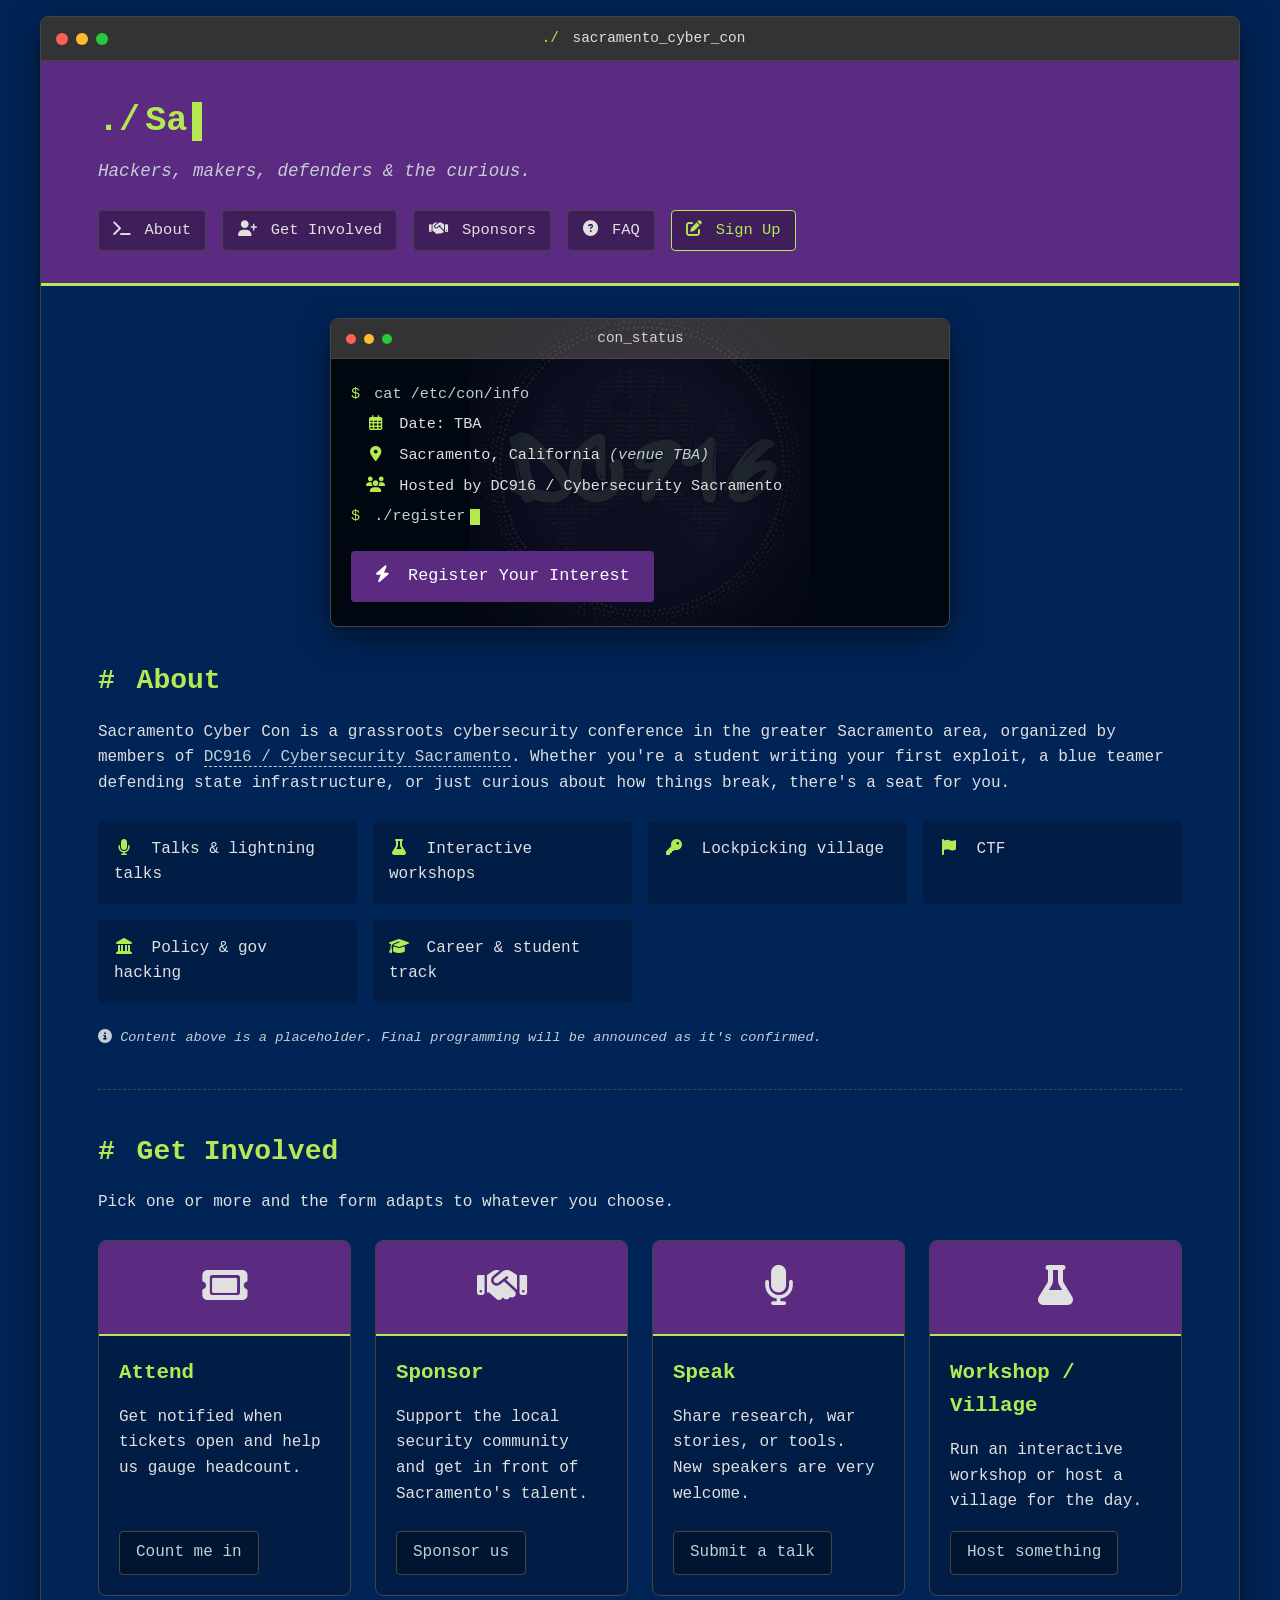
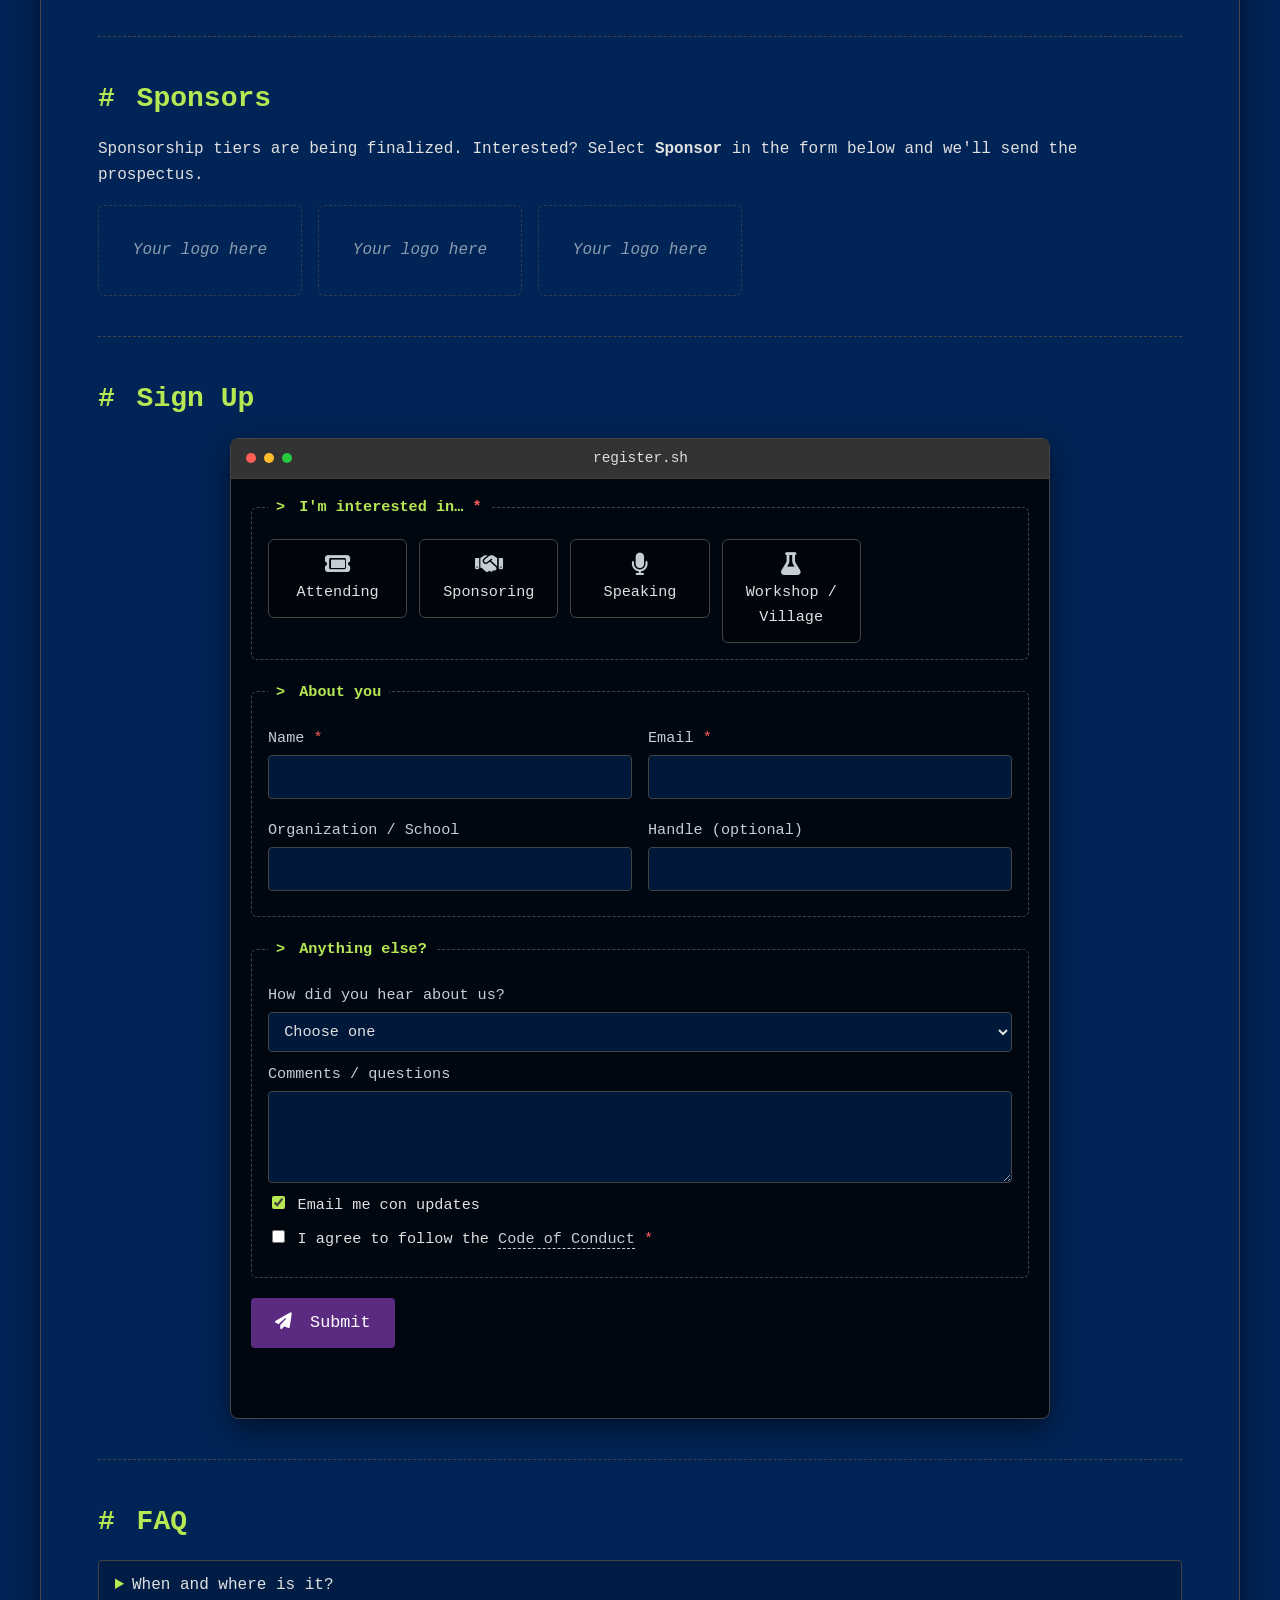
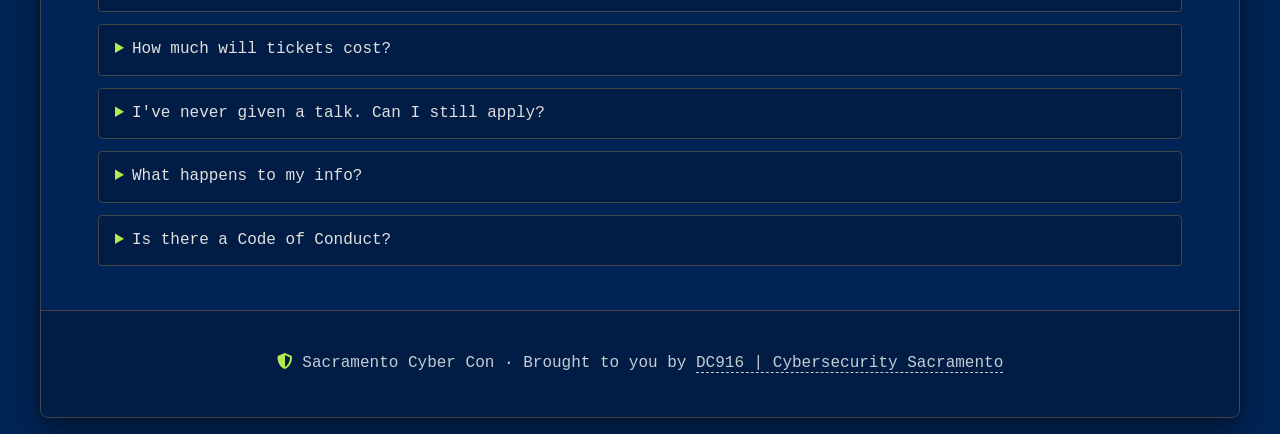
<file: index.html>
<!DOCTYPE html>
<html lang="en-US">
<head>
  <meta charset="utf-8">
  <meta name="viewport" content="width=device-width, initial-scale=1">
  <!-- GitHub Pages can't set response headers, so the CSP is delivered via meta.
       connect-src must allow both Google hosts: Apps Script redirects the POST response. -->
  <meta http-equiv="Content-Security-Policy" content="default-src 'none'; script-src 'self'; style-src 'self' https://cdnjs.cloudflare.com https://fonts.googleapis.com; font-src https://cdnjs.cloudflare.com https://fonts.gstatic.com; img-src 'self' data:; connect-src https://script.google.com https://script.googleusercontent.com; form-action 'none'; base-uri 'none'">
  <meta name="referrer" content="strict-origin-when-cross-origin">
  <title>Sacramento Cyber Con</title>
  <meta name="description" content="Sacramento Cyber Con: a community cybersecurity conference in Sacramento, CA, brought to you by DC916 / Cybersecurity Sacramento.">
  <meta property="og:title" content="Sacramento Cyber Con">
  <meta property="og:description" content="A community cybersecurity conference in Sacramento, CA. Attend, sponsor, speak, or run a workshop or village.">
  <meta property="og:image" content="assets/images/dc916_with_defcon_ascii.png">
  <meta property="og:type" content="website">
  <link rel="icon" href="data:image/svg+xml,<svg xmlns='http://www.w3.org/2000/svg' viewBox='0 0 32 32'><rect width='32' height='32' rx='6' fill='%23012456'/><text x='4' y='23' font-family='monospace' font-size='18' font-weight='bold' fill='%23b5e853'>&gt;_</text></svg>">

  <link rel="stylesheet" href="https://cdnjs.cloudflare.com/ajax/libs/font-awesome/6.5.2/css/all.min.css" integrity="sha512-SnH5WK+bZxgPHs44uWIX+LLJAJ9/2PkPKZ5QiAj6Ta86w+fsb2TkcmfRyVX3pBnMFcV7oQPJkl9QevSCWr3W6A==" crossorigin="anonymous" referrerpolicy="no-referrer">
  <link rel="preconnect" href="https://fonts.googleapis.com">
  <link rel="preconnect" href="https://fonts.gstatic.com" crossorigin>
  <link href="https://fonts.googleapis.com/css2?family=Fira+Code:wght@400;500;600&family=VT323&display=swap" rel="stylesheet">
  <link rel="stylesheet" href="assets/css/style.css">
</head>
<body>
  <div class="terminal-container">
    <div class="terminal-header" aria-hidden="true">
      <div class="terminal-controls">
        <span class="control close"></span>
        <span class="control minimize"></span>
        <span class="control maximize"></span>
      </div>
      <div class="terminal-title"><span class="prompt">./</span> sacramento_cyber_con</div>
    </div>

    <div class="terminal-body">
      <header>
        <div class="container">
          <a id="a-title" href="#top">
            <h1><span class="prompt">./</span><span class="console-effect">Sacramento Cyber Con</span></h1>
          </a>
          <h2>Hackers, makers, defenders &amp; the curious.</h2>
          <nav class="main-nav" aria-label="Main">
            <ul>
              <li><a href="#about"><i class="fas fa-terminal"></i> About</a></li>
              <li><a href="#get-involved"><i class="fas fa-user-plus"></i> Get Involved</a></li>
              <li><a href="#sponsors"><i class="fas fa-handshake"></i> Sponsors</a></li>
              <li><a href="#faq"><i class="fas fa-circle-question"></i> FAQ</a></li>
              <li><a href="#signup" class="nav-cta"><i class="fas fa-pen-to-square"></i> Sign Up</a></li>
            </ul>
          </nav>
        </div>
      </header>

      <main class="container" id="top">
        <!-- Hero -->
        <section class="banner-container">
          <div class="terminal-window hero-window">
            <div class="terminal-header">
              <div class="terminal-controls">
                <span class="control close"></span>
                <span class="control minimize"></span>
                <span class="control maximize"></span>
              </div>
              <div class="terminal-title">con_status</div>
            </div>
            <div class="terminal-content">
              <p><span class="prompt">$</span> <span class="command">cat /etc/con/info</span></p>
              <p class="response"><i class="far fa-calendar-alt"></i> <span id="event-date">Date: TBA</span></p>
              <p class="response"><i class="fas fa-map-marker-alt"></i> Sacramento, California <span class="tbd">(venue TBA)</span></p>
              <p class="response"><i class="fas fa-users"></i> Hosted by DC916 / Cybersecurity Sacramento</p>
              <p id="countdown-line" hidden><span class="prompt">$</span> <span class="command">./countdown</span><br>
                <span class="response countdown" id="countdown"></span></p>
              <p><span class="prompt">$</span> <span class="command">./register</span><span class="cursor"></span></p>
              <a href="#signup" class="cta-button"><i class="fas fa-bolt"></i> Register Your Interest</a>
            </div>
          </div>
        </section>

        <!-- About -->
        <section id="about">
          <h2><span class="prompt">#</span> About</h2>
          <p>Sacramento Cyber Con is a grassroots cybersecurity conference in the greater Sacramento area, organized by members of
            <a href="https://dc916.com" target="_blank" rel="noopener">DC916 / Cybersecurity Sacramento</a>. Whether you're a student
            writing your first exploit, a blue teamer defending state infrastructure, or just curious about how things break, there's a seat for you.</p>
          <div class="interests-container">
            <div class="interest-item"><i class="fas fa-microphone"></i> Talks &amp; lightning talks</div>
            <div class="interest-item"><i class="fas fa-flask"></i> Interactive workshops</div>
            <div class="interest-item"><i class="fas fa-key"></i> Lockpicking village</div>
            <div class="interest-item"><i class="fas fa-flag"></i> CTF</div>
            <!-- <div class="interest-item"><i class="fas fa-microchip"></i> Badge &amp; hardware hacking</div> -->
            <!-- <div class="interest-item"><i class="fas fa-industry"></i> ICS / AgHacking</div> -->
            <div class="interest-item"><i class="fas fa-landmark"></i> Policy &amp; gov hacking</div>
            <div class="interest-item"><i class="fas fa-graduation-cap"></i> Career &amp; student track</div>
          </div>
          <p class="tbd-note"><i class="fas fa-circle-info"></i> Content above is a placeholder. Final programming will be announced as it's confirmed.</p>
        </section>

        <hr>

        <!-- Get involved -->
        <section id="get-involved">
          <h2><span class="prompt">#</span> Get Involved</h2>
          <p>Pick one or more and the form adapts to whatever you choose.</p>
          <div class="directory-container">
            <article class="directory-card">
              <div class="directory-icon"><i class="fas fa-ticket"></i></div>
              <div class="directory-content">
                <h3>Attend</h3>
                <p>Get notified when tickets open and help us gauge headcount.</p>
                <a href="#signup" class="directory-link" data-role-link="attend">Count me in</a>
              </div>
            </article>
            <article class="directory-card">
              <div class="directory-icon"><i class="fas fa-handshake"></i></div>
              <div class="directory-content">
                <h3>Sponsor</h3>
                <p>Support the local security community and get in front of Sacramento's talent.</p>
                <a href="#signup" class="directory-link" data-role-link="sponsor">Sponsor us</a>
              </div>
            </article>
            <article class="directory-card">
              <div class="directory-icon"><i class="fas fa-microphone"></i></div>
              <div class="directory-content">
                <h3>Speak</h3>
                <p>Share research, war stories, or tools. New speakers are very welcome.</p>
                <a href="#signup" class="directory-link" data-role-link="speak">Submit a talk</a>
              </div>
            </article>
            <article class="directory-card">
              <div class="directory-icon"><i class="fas fa-flask"></i></div>
              <div class="directory-content">
                <h3>Workshop / Village</h3>
                <p>Run an interactive workshop or host a village for the day.</p>
                <a href="#signup" class="directory-link" data-role-link="workshop">Host something</a>
              </div>
            </article>
          </div>
        </section>

        <hr>

        <!-- Sponsors -->
        <section id="sponsors">
          <h2><span class="prompt">#</span> Sponsors</h2>
          <p>Sponsorship tiers are being finalized. Interested? Select <strong>Sponsor</strong> in the form below and we'll send the prospectus.</p>
          <div class="sponsor-grid">
            <div class="sponsor-slot">Your logo here</div>
            <div class="sponsor-slot">Your logo here</div>
            <div class="sponsor-slot">Your logo here</div>
          </div>
        </section>

        <hr>

        <!-- Sign-up form -->
        <section id="signup">
          <h2><span class="prompt">#</span> Sign Up</h2>
          <div class="terminal-window form-window">
            <div class="terminal-header">
              <div class="terminal-controls">
                <span class="control close"></span>
                <span class="control minimize"></span>
                <span class="control maximize"></span>
              </div>
              <div class="terminal-title">register.sh</div>
            </div>

            <form id="signup-form" class="terminal-content" novalidate>
              <p id="demo-banner" class="demo-banner" hidden>
                <i class="fas fa-flask"></i> Demo mode: no Sheet endpoint is configured, so submissions are only logged to the browser console.
              </p>

              <!-- Honeypot: real users never see or fill this -->
              <div class="hp" aria-hidden="true">
                <label>Leave this empty <input type="text" name="website_url" tabindex="-1" autocomplete="off"></label>
              </div>

              <fieldset class="roles">
                <legend><span class="prompt">&gt;</span> I'm interested in… <span class="req">*</span></legend>
                <div class="role-grid">
                  <label class="role-option"><input type="checkbox" name="roles" value="attend"><span><i class="fas fa-ticket"></i> Attending</span></label>
                  <label class="role-option"><input type="checkbox" name="roles" value="sponsor"><span><i class="fas fa-handshake"></i> Sponsoring</span></label>
                  <label class="role-option"><input type="checkbox" name="roles" value="speak"><span><i class="fas fa-microphone"></i> Speaking</span></label>
                  <label class="role-option"><input type="checkbox" name="roles" value="workshop"><span><i class="fas fa-flask"></i> Workshop / Village</span></label>
                </div>
                <p class="field-error" id="roles-error" role="alert" hidden>Pick at least one.</p>
              </fieldset>

              <fieldset>
                <legend><span class="prompt">&gt;</span> About you</legend>
                <div class="field-row">
                  <div class="field"><label>Name <span class="req">*</span><input type="text" name="name" required autocomplete="name" maxlength="200"></label></div>
                  <div class="field"><label>Email <span class="req">*</span><input type="email" name="email" required autocomplete="email" maxlength="200"></label></div>
                </div>
                <div class="field-row">
                  <div class="field"><label>Organization / School <input type="text" name="organization" autocomplete="organization" maxlength="200"></label></div>
                  <div class="field"><label>Handle (optional) <input type="text" name="handle" maxlength="100"></label></div>
                </div>
              </fieldset>

              <!-- Attend -->
              <fieldset class="role-section" data-role="attend" hidden disabled>
                <legend><span class="prompt">&gt;</span> Attending</legend>
                <div class="field-row">
                  <div class="field"><label>I'd describe myself as
                    <select name="attend_type">
                      <option value="">Choose one</option>
                      <option>Student</option>
                      <option>Security professional</option>
                      <option>IT / Dev (not security)</option>
                      <option>Hobbyist / Curious</option>
                      <option>Other</option>
                    </select>
                  </label></div>
                  <div class="field"><label>Group size (incl. you)
                    <input type="number" name="attend_group_size" min="1" max="50" value="1">
                  </label></div>
                </div>
                <label class="check"><input type="checkbox" name="attend_volunteer" value="yes"> I'd be interested in volunteering</label>
              </fieldset>

              <!-- Sponsor -->
              <fieldset class="role-section" data-role="sponsor" hidden disabled>
                <legend><span class="prompt">&gt;</span> Sponsoring</legend>
                <div class="field-row">
                  <div class="field"><label>Company <span class="req">*</span><input type="text" name="sponsor_company" required maxlength="200"></label></div>
                  <div class="field"><label>Website <input type="url" name="sponsor_website" placeholder="https://" maxlength="300"></label></div>
                </div>
                <div class="field-row">
                  <div class="field"><label>Level of interest
                    <select name="sponsor_tier">
                      <option value="">Not sure yet</option>
                      <option>Community</option>
                      <option>Bronze</option>
                      <option>Silver</option>
                      <option>Gold</option>
                      <option>Donated goods or services (venue, food, swag, etc.)</option>
                    </select>
                  </label></div>
                  <div class="field"><label>Phone (optional) <input type="tel" name="sponsor_phone" autocomplete="tel" maxlength="40"></label></div>
                </div>
              </fieldset>

              <!-- Speak -->
              <fieldset class="role-section" data-role="speak" hidden disabled>
                <legend><span class="prompt">&gt;</span> Speaking</legend>
                <div class="field-row">
                  <div class="field"><label>Talk title <span class="req">*</span><input type="text" name="speak_title" required maxlength="200"></label></div>
                  <div class="field"><label>Format
                    <select name="speak_length">
                      <option>Full talk (~45 min)</option>
                      <option>Short talk (~20 min)</option>
                      <option>Lightning talk (5 min)</option>
                    </select>
                  </label></div>
                </div>
                <label>Abstract <span class="req">*</span>
                  <textarea name="speak_abstract" rows="5" required maxlength="3000" placeholder="What will attendees learn?"></textarea>
                </label>
                <div class="field-row">
                  <div class="field"><label>Audience level
                    <select name="speak_level">
                      <option>Beginner</option>
                      <option>Intermediate</option>
                      <option>Advanced</option>
                    </select>
                  </label></div>
                  <div class="field"><label>Previous talks / links (optional) <input type="text" name="speak_links" maxlength="500"></label></div>
                </div>
                <label class="check"><input type="checkbox" name="speak_first_time" value="yes"> This would be my first talk</label>
              </fieldset>

              <!-- Workshop / Village -->
              <fieldset class="role-section" data-role="workshop" hidden disabled>
                <legend><span class="prompt">&gt;</span> Workshop / Village</legend>
                <div class="field-row">
                  <div class="field"><label>Type
                    <select name="workshop_type">
                      <option>Workshop</option>
                      <option>Village</option>
                    </select>
                  </label></div>
                  <div class="field"><label>Name / Title <span class="req">*</span><input type="text" name="workshop_title" required maxlength="200"></label></div>
                </div>
                <label>Description <span class="req">*</span>
                  <textarea name="workshop_description" rows="4" required maxlength="3000"></textarea>
                </label>
                <div class="field-row">
                  <div class="field"><label>Expected capacity (people) <input type="number" name="workshop_capacity" min="1" max="1000"></label></div>
                  <div class="field"><label>Duration
                    <select name="workshop_duration">
                      <option>1 hour</option>
                      <option>2 hours</option>
                      <option>Half day</option>
                      <option>Full day</option>
                    </select>
                  </label></div>
                </div>
                <label>Space / power / network needs
                  <input type="text" name="workshop_needs" maxlength="500" placeholder="e.g. 6 tables, power strips, isolated network">
                </label>
              </fieldset>

              <fieldset>
                <legend><span class="prompt">&gt;</span> Anything else?</legend>
                <label>How did you hear about us?
                  <select name="referral">
                    <option value="">Choose one</option>
                    <option>DC916 meeting / Discord</option>
                    <option>Social media</option>
                    <option>Friend or coworker</option>
                    <option>School / club</option>
                    <option>Other</option>
                  </select>
                </label>
                <label>Comments / questions <textarea name="comments" rows="3" maxlength="2000"></textarea></label>
                <label class="check"><input type="checkbox" name="updates_opt_in" value="yes" checked> Email me con updates</label>
                <label class="check"><input type="checkbox" name="coc_agree" value="yes" required> <span>I agree to follow the <a href="https://dc916.com/CoC" target="_blank" rel="noopener">Code of Conduct</a> <span class="req">*</span></span></label>
              </fieldset>

              <button type="submit" class="cta-button submit-button"><i class="fas fa-paper-plane"></i> Submit</button>
              <p id="form-status" class="form-status" role="status" aria-live="polite"></p>
            </form>
          </div>
        </section>

        <hr>

        <!-- FAQ -->
        <section id="faq">
          <h2><span class="prompt">#</span> FAQ</h2>
          <details>
            <summary>When and where is it?</summary>
            <p>Date and venue are still being finalized. Sign up above and we'll email you as soon as they're locked in.</p>
          </details>
          <details>
            <summary>How much will tickets cost?</summary>
            <p>We aim to keep it affordable, with discounted student tickets. Pricing will be announced with registration.</p>
          </details>
          <details>
            <summary>I've never given a talk. Can I still apply?</summary>
            <p>Absolutely. Tick "This would be my first talk" and we'll pair you with a mentor to help you prepare.</p>
          </details>
          <details>
            <summary>What happens to my info?</summary>
            <p>It's stored in a private spreadsheet only the organizers can access, used only to plan the con and contact you about it. We never sell or share it.</p>
          </details>
          <details>
            <summary>Is there a Code of Conduct?</summary>
            <p>Yes. The con follows the <a href="https://dc916.com/CoC" target="_blank" rel="noopener">DC916 Code of Conduct</a>.</p>
          </details>
        </section>
      </main>

      <footer>
        <div class="container">
          <p><i class="fas fa-shield-alt"></i> Sacramento Cyber Con · Brought to you by <a href="https://dc916.com" target="_blank" rel="noopener">DC916 | Cybersecurity Sacramento</a></p>
        </div>
      </footer>
    </div>
  </div>

  <script src="config.js"></script>
  <script src="assets/js/main.js"></script>
</body>
</html>
</file>
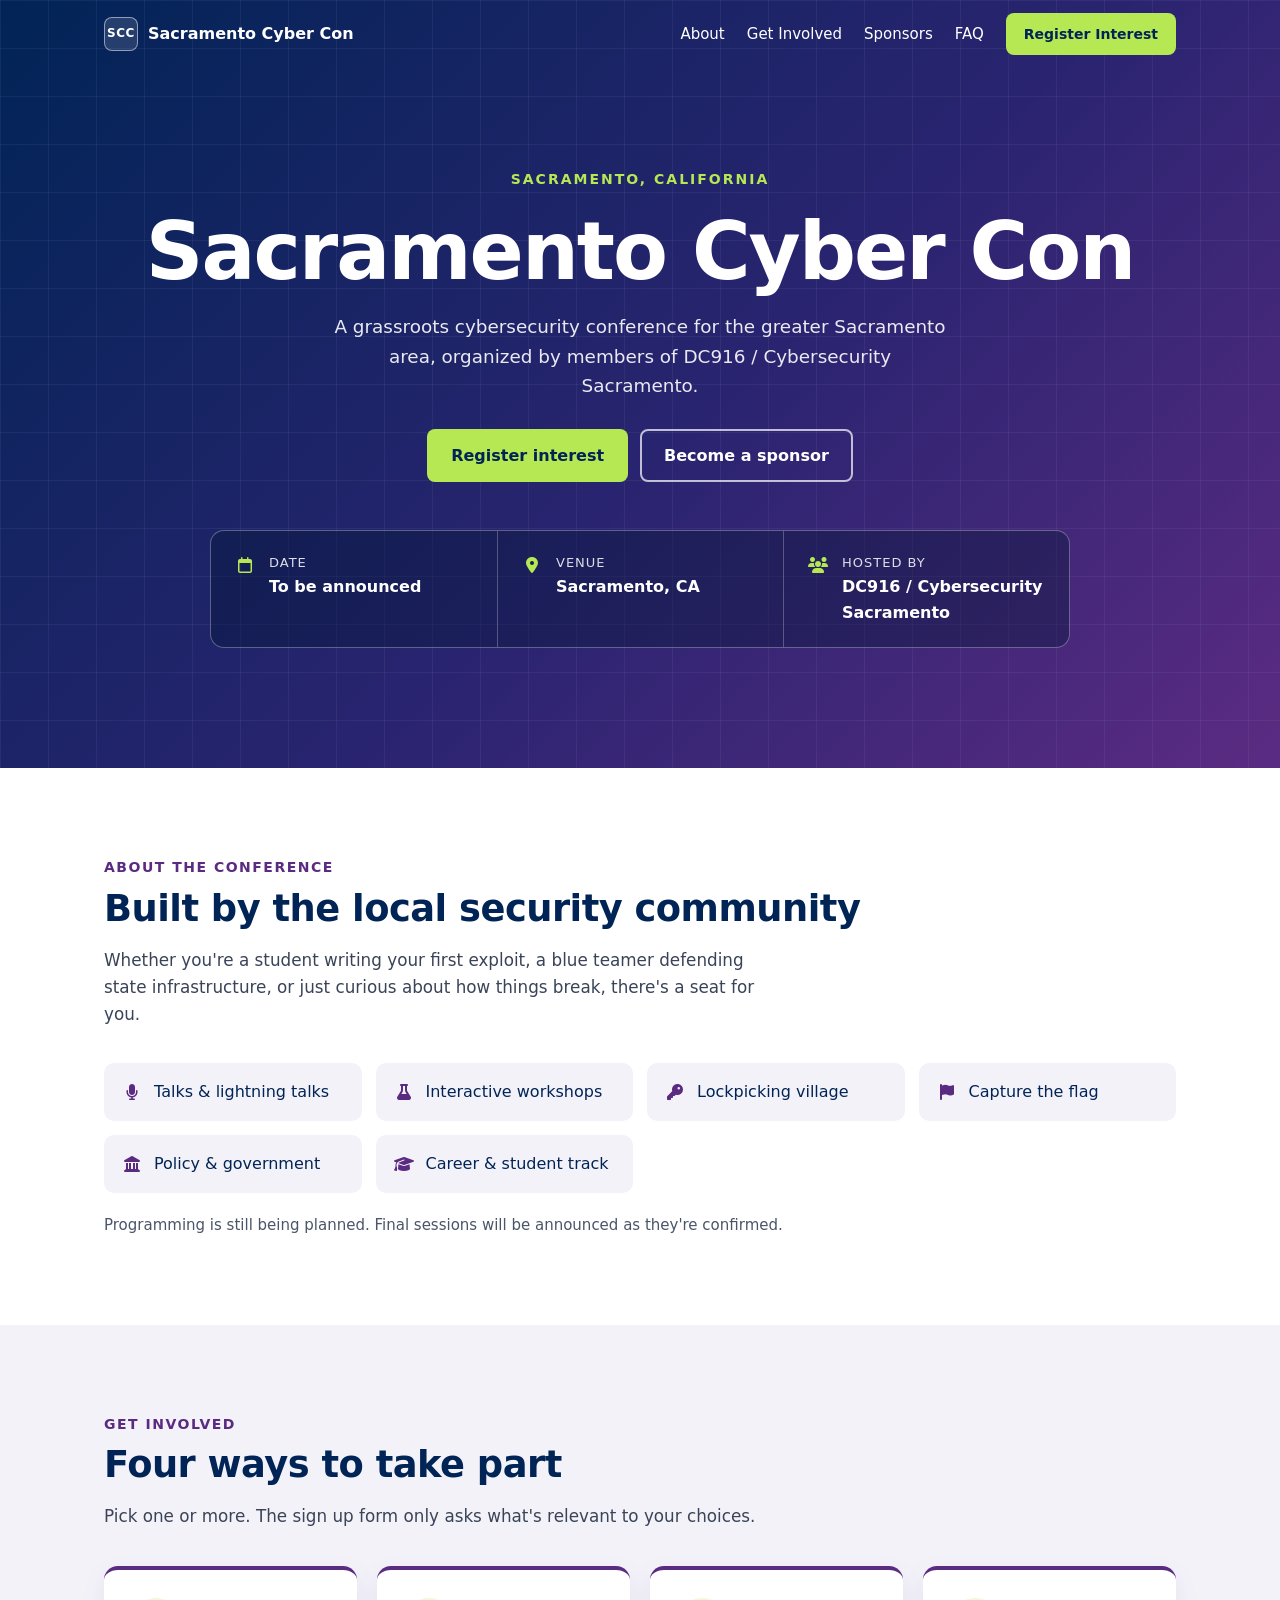
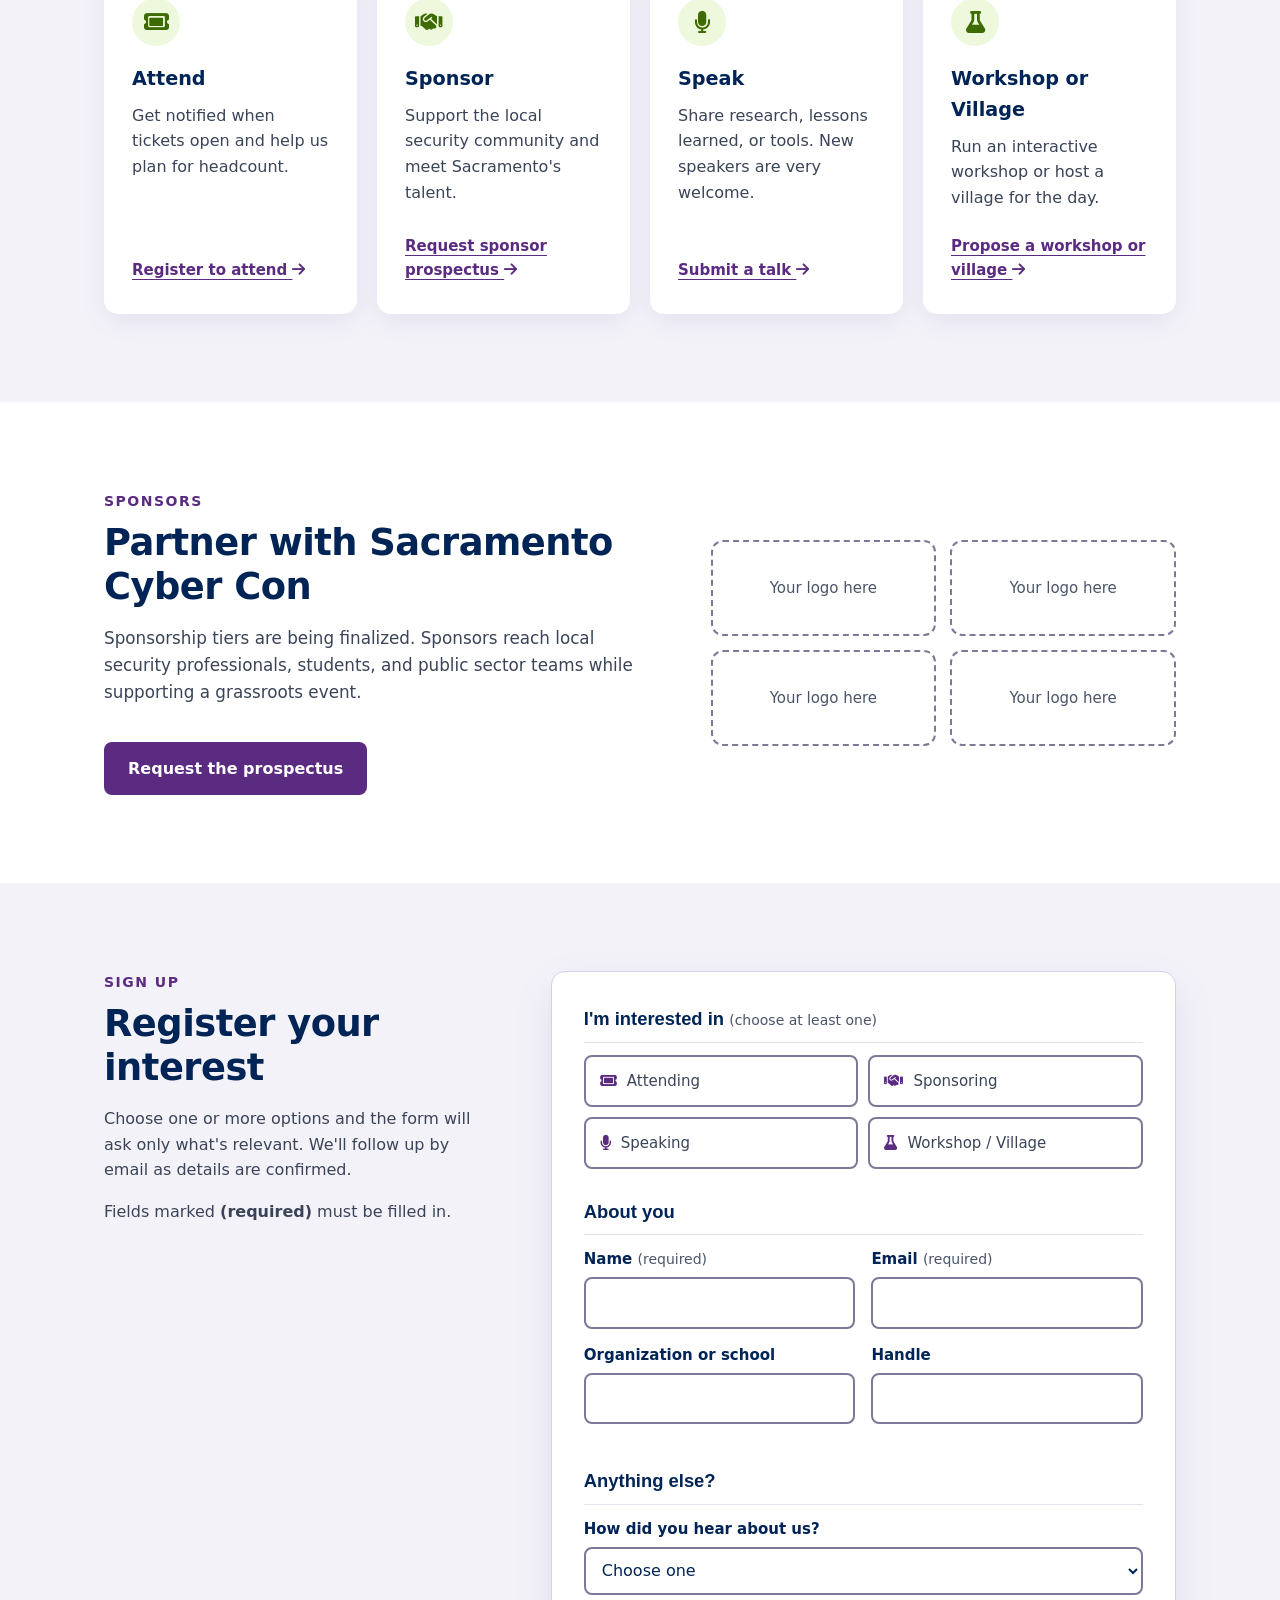
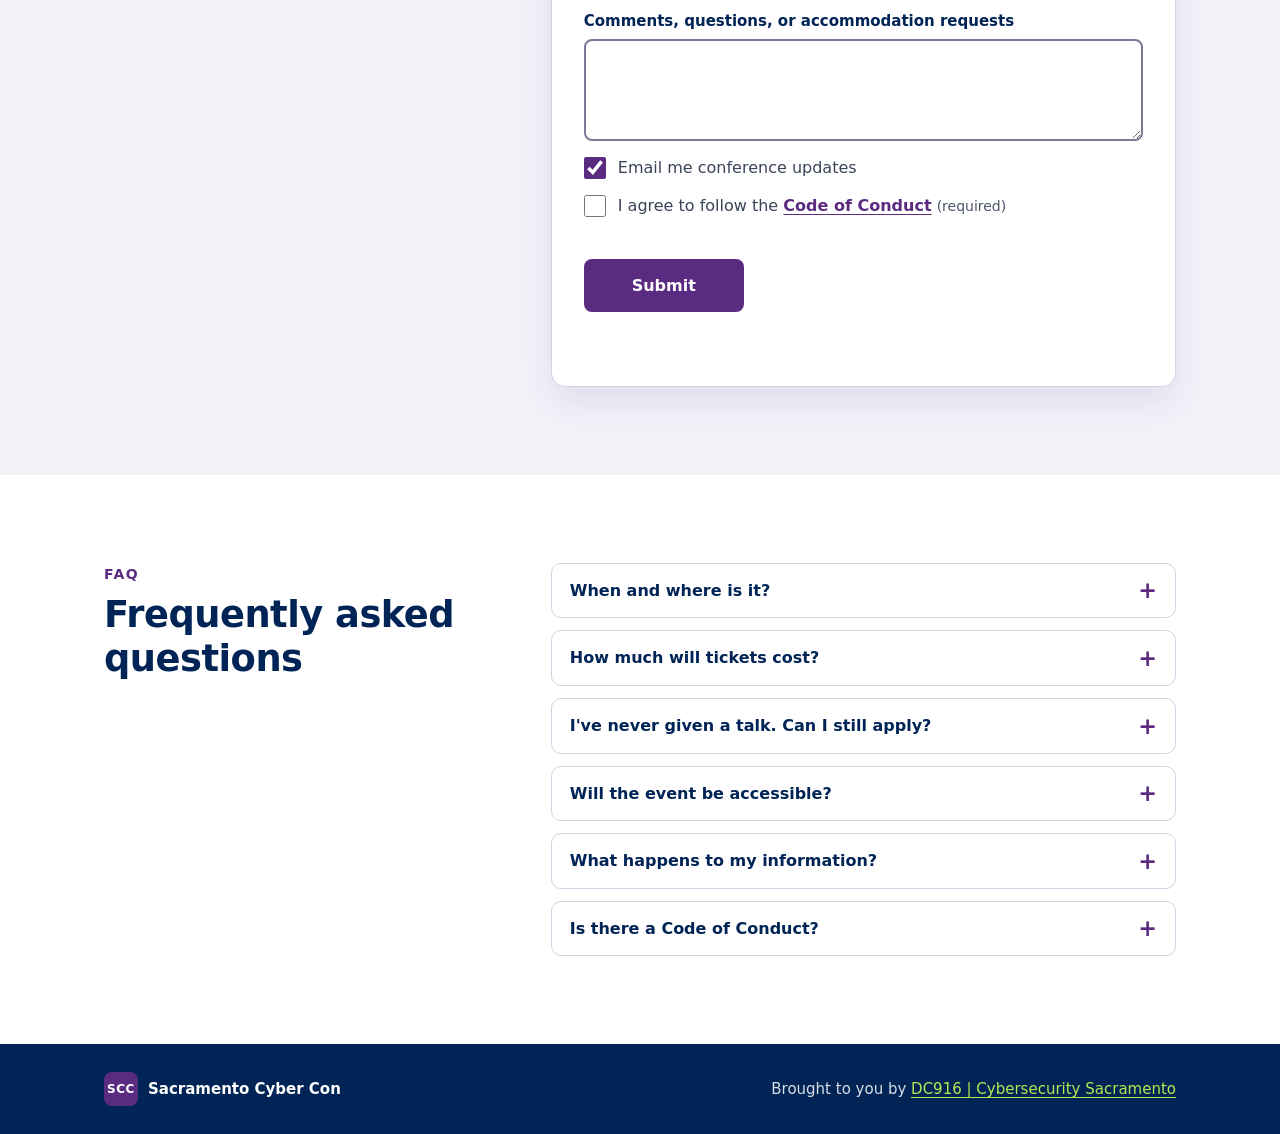
<file: pro/index.html>
<!DOCTYPE html>
<html lang="en-US">
<head>
  <meta charset="utf-8">
  <meta name="viewport" content="width=device-width, initial-scale=1">
  <!-- Same policy as the main site. GitHub Pages can't set headers, so it's delivered via meta. -->
  <meta http-equiv="Content-Security-Policy" content="default-src 'none'; script-src 'self'; style-src 'self' https://cdnjs.cloudflare.com https://fonts.googleapis.com; font-src https://cdnjs.cloudflare.com https://fonts.gstatic.com; img-src 'self' data:; connect-src https://script.google.com https://script.googleusercontent.com; form-action 'none'; base-uri 'none'">
  <meta name="referrer" content="strict-origin-when-cross-origin">
  <title>Sacramento Cyber Con</title>
  <meta name="description" content="Sacramento Cyber Con: a grassroots cybersecurity conference in Sacramento, CA, organized by members of DC916 / Cybersecurity Sacramento.">
  <meta property="og:title" content="Sacramento Cyber Con">
  <meta property="og:description" content="A grassroots cybersecurity conference in Sacramento, CA. Attend, sponsor, speak, or run a workshop or village.">
  <meta property="og:type" content="website">
  <link rel="icon" href="data:image/svg+xml,<svg xmlns='http://www.w3.org/2000/svg' viewBox='0 0 32 32'><rect width='32' height='32' rx='7' fill='%235B2B82'/><text x='16' y='21' text-anchor='middle' font-family='sans-serif' font-size='11' font-weight='bold' fill='%23ffffff'>SCC</text></svg>">

  <link rel="stylesheet" href="https://cdnjs.cloudflare.com/ajax/libs/font-awesome/6.5.2/css/all.min.css" integrity="sha512-SnH5WK+bZxgPHs44uWIX+LLJAJ9/2PkPKZ5QiAj6Ta86w+fsb2TkcmfRyVX3pBnMFcV7oQPJkl9QevSCWr3W6A==" crossorigin="anonymous" referrerpolicy="no-referrer">
  <link rel="preconnect" href="https://fonts.googleapis.com">
  <link rel="preconnect" href="https://fonts.gstatic.com" crossorigin>
  <link href="https://fonts.googleapis.com/css2?family=Space+Grotesk:wght@500;600;700&family=Inter:wght@400;500;600&display=swap" rel="stylesheet">
  <link rel="stylesheet" href="pro.css">
</head>
<body>
  <a class="skip" href="#main">Skip to main content</a>

  <header class="nav">
    <div class="wrap nav-inner">
      <a class="brand" href="#main"><span class="mark" aria-hidden="true">SCC</span><span>Sacramento Cyber Con</span></a>
      <nav class="links" aria-label="Main">
        <a href="#about">About</a>
        <a href="#involved">Get Involved</a>
        <a href="#sponsors">Sponsors</a>
        <a href="#faq">FAQ</a>
        <a class="btn btn-primary btn-sm" href="#signup">Register Interest</a>
      </nav>
    </div>
  </header>

  <main id="main" tabindex="-1">
    <section class="hero" aria-labelledby="hero-title">
      <div class="wrap hero-inner">
        <div class="hero-copy">
          <p class="eyebrow">Sacramento, California</p>
          <h1 id="hero-title">Sacramento Cyber Con</h1>
          <p class="lede">A grassroots cybersecurity conference for the greater Sacramento area, organized by members of DC916 / Cybersecurity Sacramento.</p>
          <div class="actions">
            <a class="btn btn-primary" href="#signup">Register interest</a>
            <a class="btn btn-ghost" href="#sponsors">Become a sponsor</a>
          </div>
        </div>
        <dl class="hero-card">
          <div class="fact"><dt><i class="far fa-calendar" aria-hidden="true"></i>Date</dt><dd id="event-date">To be announced</dd></div>
          <div class="fact"><dt><i class="fas fa-location-dot" aria-hidden="true"></i>Venue</dt><dd>Sacramento, CA</dd></div>
          <div class="fact"><dt><i class="fas fa-users" aria-hidden="true"></i>Hosted by</dt><dd>DC916 / Cybersecurity Sacramento</dd></div>
        </dl>
        <p id="countdown-line" class="countdown" hidden><span class="visually-hidden">Time until the event: </span><span id="countdown"></span></p>
      </div>
    </section>

    <section id="about" class="section" aria-labelledby="about-title">
      <div class="wrap">
        <p class="kicker">About the conference</p>
        <h2 id="about-title">Built by the local security community</h2>
        <p class="section-lede">Whether you're a student writing your first exploit, a blue teamer defending state infrastructure, or just curious about how things break, there's a seat for you.</p>
        <ul class="tracks">
          <li class="track"><i class="fas fa-microphone" aria-hidden="true"></i><span>Talks &amp; lightning talks</span></li>
          <li class="track"><i class="fas fa-flask" aria-hidden="true"></i><span>Interactive workshops</span></li>
          <li class="track"><i class="fas fa-key" aria-hidden="true"></i><span>Lockpicking village</span></li>
          <li class="track"><i class="fas fa-flag" aria-hidden="true"></i><span>Capture the flag</span></li>
          <li class="track"><i class="fas fa-landmark" aria-hidden="true"></i><span>Policy &amp; government</span></li>
          <li class="track"><i class="fas fa-graduation-cap" aria-hidden="true"></i><span>Career &amp; student track</span></li>
        </ul>
        <p class="note">Programming is still being planned. Final sessions will be announced as they're confirmed.</p>
      </div>
    </section>

    <section id="involved" class="section section-alt" aria-labelledby="involved-title">
      <div class="wrap">
        <p class="kicker">Get involved</p>
        <h2 id="involved-title">Four ways to take part</h2>
        <p class="section-lede">Pick one or more. The sign up form only asks what's relevant to your choices.</p>
        <div class="cards">
          <article class="card">
            <i class="fas fa-ticket" aria-hidden="true"></i>
            <h3>Attend</h3>
            <p>Get notified when tickets open and help us plan for headcount.</p>
            <a href="#signup" data-role-link="attend">Register to attend <i class="fas fa-arrow-right" aria-hidden="true"></i></a>
          </article>
          <article class="card">
            <i class="fas fa-handshake" aria-hidden="true"></i>
            <h3>Sponsor</h3>
            <p>Support the local security community and meet Sacramento's talent.</p>
            <a href="#signup" data-role-link="sponsor">Request sponsor prospectus <i class="fas fa-arrow-right" aria-hidden="true"></i></a>
          </article>
          <article class="card">
            <i class="fas fa-microphone" aria-hidden="true"></i>
            <h3>Speak</h3>
            <p>Share research, lessons learned, or tools. New speakers are very welcome.</p>
            <a href="#signup" data-role-link="speak">Submit a talk <i class="fas fa-arrow-right" aria-hidden="true"></i></a>
          </article>
          <article class="card">
            <i class="fas fa-flask" aria-hidden="true"></i>
            <h3>Workshop or Village</h3>
            <p>Run an interactive workshop or host a village for the day.</p>
            <a href="#signup" data-role-link="workshop">Propose a workshop or village <i class="fas fa-arrow-right" aria-hidden="true"></i></a>
          </article>
        </div>
      </div>
    </section>

    <section id="sponsors" class="section" aria-labelledby="sponsors-title">
      <div class="wrap sponsors">
        <div>
          <p class="kicker">Sponsors</p>
          <h2 id="sponsors-title">Partner with Sacramento Cyber Con</h2>
          <p class="section-lede">Sponsorship tiers are being finalized. Sponsors reach local security professionals, students, and public sector teams while supporting a grassroots event.</p>
          <a class="btn btn-purple" href="#signup" data-role-link="sponsor">Request the prospectus</a>
        </div>
        <ul class="sponsor-slots" aria-label="Sponsor placements">
          <li>Your logo here</li>
          <li>Your logo here</li>
          <li>Your logo here</li>
          <li>Your logo here</li>
        </ul>
      </div>
    </section>

    <section id="signup" class="section section-alt" aria-labelledby="signup-title">
      <div class="wrap form-wrap">
        <div class="form-intro">
          <p class="kicker">Sign up</p>
          <h2 id="signup-title">Register your interest</h2>
          <p>Choose one or more options and the form will ask only what's relevant. We'll follow up by email as details are confirmed.</p>
          <p>Fields marked <strong>(required)</strong> must be filled in.</p>
        </div>

        <form id="signup-form" class="form" novalidate>
          <p id="demo-banner" class="demo-banner" hidden>
            <i class="fas fa-flask" aria-hidden="true"></i> Demo mode: no Sheet endpoint is configured, so submissions are only logged to the browser console.
          </p>

          <!-- Honeypot: hidden from people and screen readers; bots fill it in -->
          <div class="hp" aria-hidden="true">
            <label for="website_url">Leave this empty</label>
            <input id="website_url" type="text" name="website_url" tabindex="-1" autocomplete="off">
          </div>

          <fieldset class="group">
            <legend>I'm interested in <span class="req">(choose at least one)</span></legend>
            <div class="roles">
              <label class="role"><input type="checkbox" name="roles" value="attend"><i class="fas fa-ticket" aria-hidden="true"></i><span>Attending</span><i class="fas fa-check tick" aria-hidden="true"></i></label>
              <label class="role"><input type="checkbox" name="roles" value="sponsor"><i class="fas fa-handshake" aria-hidden="true"></i><span>Sponsoring</span><i class="fas fa-check tick" aria-hidden="true"></i></label>
              <label class="role"><input type="checkbox" name="roles" value="speak"><i class="fas fa-microphone" aria-hidden="true"></i><span>Speaking</span><i class="fas fa-check tick" aria-hidden="true"></i></label>
              <label class="role"><input type="checkbox" name="roles" value="workshop"><i class="fas fa-flask" aria-hidden="true"></i><span>Workshop / Village</span><i class="fas fa-check tick" aria-hidden="true"></i></label>
            </div>
            <p class="field-error" id="roles-error" role="alert" hidden>Choose at least one option.</p>
          </fieldset>

          <fieldset class="group">
            <legend>About you</legend>
            <div class="row">
              <div class="field"><label for="f-name">Name <span class="req">(required)</span></label><input id="f-name" type="text" name="name" required autocomplete="name" maxlength="200"></div>
              <div class="field"><label for="f-email">Email <span class="req">(required)</span></label><input id="f-email" type="email" name="email" required autocomplete="email" maxlength="200"></div>
            </div>
            <div class="row">
              <div class="field"><label for="f-org">Organization or school</label><input id="f-org" type="text" name="organization" autocomplete="organization" maxlength="200"></div>
              <div class="field"><label for="f-handle">Handle</label><input id="f-handle" type="text" name="handle" autocomplete="nickname" maxlength="100"></div>
            </div>
          </fieldset>

          <fieldset class="group role-section" data-role="attend" hidden disabled>
            <legend>Attending</legend>
            <div class="row">
              <div class="field">
                <label for="f-attend-type">I'd describe myself as</label>
                <select id="f-attend-type" name="attend_type">
                  <option value="">Choose one</option>
                  <option>Student</option>
                  <option>Security professional</option>
                  <option>IT / Dev (not security)</option>
                  <option>Hobbyist / Curious</option>
                  <option>Other</option>
                </select>
              </div>
              <div class="field"><label for="f-group">Group size, including you</label><input id="f-group" type="number" name="attend_group_size" min="1" max="50" value="1" inputmode="numeric"></div>
            </div>
            <div class="check"><input id="f-volunteer" type="checkbox" name="attend_volunteer" value="yes"><label for="f-volunteer">I'd be interested in volunteering</label></div>
          </fieldset>

          <fieldset class="group role-section" data-role="sponsor" hidden disabled>
            <legend>Sponsoring</legend>
            <div class="row">
              <div class="field"><label for="f-company">Company <span class="req">(required)</span></label><input id="f-company" type="text" name="sponsor_company" required autocomplete="organization" maxlength="200"></div>
              <div class="field"><label for="f-website">Website</label><input id="f-website" type="url" name="sponsor_website" autocomplete="url" maxlength="300" aria-describedby="f-website-hint"><p class="hint" id="f-website-hint">Include https://</p></div>
            </div>
            <div class="row">
              <div class="field">
                <label for="f-tier">Level of interest</label>
                <select id="f-tier" name="sponsor_tier">
                  <option value="">Not sure yet</option>
                  <option>Community</option>
                  <option>Bronze</option>
                  <option>Silver</option>
                  <option>Gold</option>
                  <option>Donated goods or services (venue, food, swag, etc.)</option>
                </select>
              </div>
              <div class="field"><label for="f-phone">Phone</label><input id="f-phone" type="tel" name="sponsor_phone" autocomplete="tel" maxlength="40"></div>
            </div>
          </fieldset>

          <fieldset class="group role-section" data-role="speak" hidden disabled>
            <legend>Speaking</legend>
            <div class="row">
              <div class="field"><label for="f-talk-title">Talk title <span class="req">(required)</span></label><input id="f-talk-title" type="text" name="speak_title" required maxlength="200"></div>
              <div class="field">
                <label for="f-format">Format</label>
                <select id="f-format" name="speak_length">
                  <option>Full talk (~45 min)</option>
                  <option>Short talk (~20 min)</option>
                  <option>Lightning talk (5 min)</option>
                </select>
              </div>
            </div>
            <div class="field"><label for="f-abstract">Abstract <span class="req">(required)</span></label><textarea id="f-abstract" name="speak_abstract" rows="5" required maxlength="3000" aria-describedby="f-abstract-hint"></textarea><p class="hint" id="f-abstract-hint">What will attendees learn? A short paragraph is plenty.</p></div>
            <div class="row">
              <div class="field">
                <label for="f-level">Audience level</label>
                <select id="f-level" name="speak_level">
                  <option>Beginner</option>
                  <option>Intermediate</option>
                  <option>Advanced</option>
                </select>
              </div>
              <div class="field"><label for="f-links">Previous talks or links</label><input id="f-links" type="text" name="speak_links" maxlength="500"></div>
            </div>
            <div class="check"><input id="f-first" type="checkbox" name="speak_first_time" value="yes"><label for="f-first">This would be my first talk</label></div>
          </fieldset>

          <fieldset class="group role-section" data-role="workshop" hidden disabled>
            <legend>Workshop or village</legend>
            <div class="row">
              <div class="field">
                <label for="f-wtype">Type</label>
                <select id="f-wtype" name="workshop_type">
                  <option>Workshop</option>
                  <option>Village</option>
                </select>
              </div>
              <div class="field"><label for="f-wtitle">Name or title <span class="req">(required)</span></label><input id="f-wtitle" type="text" name="workshop_title" required maxlength="200"></div>
            </div>
            <div class="field"><label for="f-wdesc">Description <span class="req">(required)</span></label><textarea id="f-wdesc" name="workshop_description" rows="4" required maxlength="3000"></textarea></div>
            <div class="row">
              <div class="field"><label for="f-capacity">Expected capacity (people)</label><input id="f-capacity" type="number" name="workshop_capacity" min="1" max="1000" inputmode="numeric"></div>
              <div class="field">
                <label for="f-duration">Duration</label>
                <select id="f-duration" name="workshop_duration">
                  <option>1 hour</option>
                  <option>2 hours</option>
                  <option>Half day</option>
                  <option>Full day</option>
                </select>
              </div>
            </div>
            <div class="field"><label for="f-needs">Space, power, or network needs</label><input id="f-needs" type="text" name="workshop_needs" maxlength="500" aria-describedby="f-needs-hint"><p class="hint" id="f-needs-hint">For example: 6 tables, power strips, isolated network.</p></div>
          </fieldset>

          <fieldset class="group">
            <legend>Anything else?</legend>
            <div class="field">
              <label for="f-referral">How did you hear about us?</label>
              <select id="f-referral" name="referral">
                <option value="">Choose one</option>
                <option>DC916 meeting / Discord</option>
                <option>Social media</option>
                <option>Friend or coworker</option>
                <option>School / club</option>
                <option>Other</option>
              </select>
            </div>
            <div class="field"><label for="f-comments">Comments, questions, or accommodation requests</label><textarea id="f-comments" name="comments" rows="3" maxlength="2000"></textarea></div>
            <div class="check"><input id="f-updates" type="checkbox" name="updates_opt_in" value="yes" checked><label for="f-updates">Email me conference updates</label></div>
            <div class="check"><input id="f-coc" type="checkbox" name="coc_agree" value="yes" required><label for="f-coc">I agree to follow the <a href="https://dc916.com/CoC" target="_blank" rel="noopener">Code of Conduct<span class="visually-hidden"> (opens in a new tab)</span></a> <span class="req">(required)</span></label></div>
          </fieldset>

          <button type="submit" class="btn btn-purple submit">Submit</button>
          <p id="form-status" class="form-status" role="status" aria-live="polite"></p>
        </form>
      </div>
    </section>

    <section id="faq" class="section" aria-labelledby="faq-title">
      <div class="wrap faq">
        <div>
          <p class="kicker">FAQ</p>
          <h2 id="faq-title">Frequently asked questions</h2>
        </div>
        <div class="faq-list">
          <details>
            <summary>When and where is it?</summary>
            <p>Date and venue are still being finalized. Register your interest and we'll email you as soon as they're confirmed.</p>
          </details>
          <details>
            <summary>How much will tickets cost?</summary>
            <p>We aim to keep it affordable, with discounted student tickets. Pricing will be announced with registration.</p>
          </details>
          <details>
            <summary>I've never given a talk. Can I still apply?</summary>
            <p>Absolutely. Check "This would be my first talk" and we'll pair you with a mentor to help you prepare.</p>
          </details>
          <details>
            <summary>Will the event be accessible?</summary>
            <p>We're committed to an accessible event. Venue accessibility details will be posted once the venue is confirmed. If you need an accommodation, let us know in the comments field of the sign up form and we'll follow up with you.</p>
          </details>
          <details>
            <summary>What happens to my information?</summary>
            <p>It's stored in a private spreadsheet only the organizers can access, and used only to plan the conference and contact you about it. We never sell or share it.</p>
          </details>
          <details>
            <summary>Is there a Code of Conduct?</summary>
            <p>Yes. The conference follows the <a href="https://dc916.com/CoC" target="_blank" rel="noopener">DC916 Code of Conduct<span class="visually-hidden"> (opens in a new tab)</span></a>.</p>
          </details>
        </div>
      </div>
    </section>
  </main>

  <footer class="footer">
    <div class="wrap footer-inner">
      <span class="brand"><span class="mark" aria-hidden="true">SCC</span><span>Sacramento Cyber Con</span></span>
      <span>Brought to you by <a href="https://dc916.com" target="_blank" rel="noopener">DC916 | Cybersecurity Sacramento<span class="visually-hidden"> (opens in a new tab)</span></a></span>
    </div>
  </footer>

  <script src="../config.js"></script>
  <script src="../assets/js/main.js"></script>
</body>
</html>
</file>
<file: assets/css/style.css>
/* Palette and terminal chrome borrowed from dc916.com */
:root {
  --powershell-blue: #012456;
  --kings-purple: #5B2B82;
  --kings-silver: #C4CED4;
  --conifer: #b5e853;
  --terminal-text: #E0E0E0;
  --terminal-border: #444;
  --terminal-header: #333;
  --terminal-control-red: #FF5F56;
  --terminal-control-yellow: #FFBD2E;
  --terminal-control-green: #27C93F;
  --error: #ff8a80;
}

*, *::before, *::after { box-sizing: border-box; }

html { font-size: 16px; scroll-behavior: smooth; }

body {
  background: var(--powershell-blue);
  color: var(--terminal-text);
  font-family: 'Fira Code', 'Monaco', 'Consolas', monospace;
  line-height: 1.6;
  margin: 0;
}

a {
  color: var(--kings-silver);
  text-decoration: none;
  border-bottom: 1px dashed var(--kings-silver);
  transition: all 0.3s ease;
}
a:hover { color: var(--conifer); border-bottom: 1px solid var(--conifer); }

h1, h2, h3 { color: var(--conifer); font-weight: 600; margin: 1.5rem 0 1rem; }
h2 { font-size: 1.75rem; }
h3 { font-size: 1.3rem; }

hr { border: none; border-top: 1px dashed var(--terminal-border); margin: 2.5rem 0; }

section { scroll-margin-top: 1rem; }

.prompt { color: var(--conifer); margin-right: 5px; }

.container { width: 95%; max-width: 1100px; margin: 0 auto; padding: 0 0.5rem; }

main.container { padding-bottom: 2rem; }

/* Terminal chrome */
.terminal-container {
  max-width: 1200px;
  margin: 1rem auto;
  border-radius: 8px;
  overflow: hidden;
  box-shadow: 0 10px 30px rgba(0, 0, 0, 0.5);
  border: 1px solid var(--terminal-border);
}

.terminal-header {
  background: var(--terminal-header);
  padding: 10px 15px;
  display: flex;
  align-items: center;
  border-bottom: 1px solid var(--terminal-border);
}

.terminal-controls { display: flex; gap: 8px; margin-right: 15px; }
.control { width: 12px; height: 12px; border-radius: 50%; display: inline-block; }
.close { background: var(--terminal-control-red); }
.minimize { background: var(--terminal-control-yellow); }
.maximize { background: var(--terminal-control-green); }

.terminal-title { flex-grow: 1; text-align: center; font-size: 0.9rem; margin-right: 60px; }

.terminal-body { background: var(--powershell-blue); }

/* Site header */
header {
  background: var(--kings-purple);
  padding: 2rem 0;
  border-bottom: 3px solid var(--conifer);
}
header a#a-title { border: none; }
header h1 { font-size: 2.2rem; margin: 0; }
header h2 { font-size: 1.1rem; margin: 0.5rem 0 1.5rem; color: var(--kings-silver); font-style: italic; font-weight: 400; }

.main-nav ul { list-style: none; padding: 0; margin: 0; display: flex; flex-wrap: wrap; gap: 1rem; }
.main-nav a {
  display: inline-block;
  padding: 0.5rem 1rem;
  background: rgba(0, 0, 0, 0.3);
  border-radius: 4px;
  border: 1px solid var(--terminal-border);
  color: var(--terminal-text);
}
.main-nav a:hover {
  background: rgba(0, 0, 0, 0.5);
  color: var(--conifer);
  border-color: var(--conifer);
  transform: translateY(-2px);
}
.main-nav i { margin-right: 5px; }
.main-nav .nav-cta { border-color: var(--conifer); color: var(--conifer); }

.cursor {
  display: inline-block;
  width: 10px;
  height: 1.1em;
  background-color: var(--conifer);
  margin-left: 5px;
  animation: blink 1s step-end infinite;
  vertical-align: text-bottom;
}
@keyframes blink { 50% { opacity: 0; } }

/* Hero */
.banner-container { display: flex; justify-content: center; margin: 2rem 0; }

.terminal-window {
  background: rgba(0, 0, 0, 0.8);
  border-radius: 8px;
  overflow: hidden;
  border: 1px solid var(--terminal-border);
  box-shadow: 0 10px 30px rgba(0, 0, 0, 0.5);
  position: relative;
}
.terminal-window .terminal-header { padding: 8px 15px; }
.terminal-window .control { width: 10px; height: 10px; }

.hero-window { width: 100%; max-width: 620px; }
.hero-window::before {
  content: '';
  position: absolute;
  inset: 0;
  background-image: url('../images/dc916_with_defcon_ascii.png');
  background-size: 55%;
  background-position: center 60%;
  background-repeat: no-repeat;
  opacity: 0.12;
  -webkit-mask-image: radial-gradient(circle, #000 30%, transparent 70%);
  mask-image: radial-gradient(circle, #000 30%, transparent 70%);
  pointer-events: none;
}

.terminal-content { padding: 1rem 1.25rem 1.5rem; font-size: 0.95rem; position: relative; }
.terminal-content p { margin: 0.4rem 0; }
.terminal-content .command { color: var(--kings-silver); }
.terminal-content .response { margin-left: 15px; display: block; }
.terminal-content .response i { color: var(--conifer); width: 1.2em; text-align: center; margin-right: 6px; }
.countdown { font-family: 'VT323', monospace; font-size: 1.8rem; color: var(--conifer); }
.tbd { color: var(--kings-silver); font-style: italic; }

.cta-button {
  display: inline-block;
  margin-top: 1rem;
  padding: 0.75rem 1.5rem;
  background: var(--kings-purple);
  color: #fff;
  border: none;
  border-radius: 4px;
  font: inherit;
  font-size: 1.05rem;
  cursor: pointer;
  animation: pulse 2s infinite;
  transition: transform 0.3s ease, box-shadow 0.3s ease;
}
.cta-button:hover {
  transform: translateY(-3px);
  box-shadow: 0 5px 15px rgba(91, 43, 130, 0.6);
  color: #fff;
  border: none;
  animation: none;
}
.cta-button i { margin-right: 8px; }
@keyframes pulse {
  0% { box-shadow: 0 0 0 0 rgba(181, 232, 83, 0.5); }
  70% { box-shadow: 0 0 0 10px rgba(181, 232, 83, 0); }
  100% { box-shadow: 0 0 0 0 rgba(181, 232, 83, 0); }
}

/* About */
.interests-container {
  display: grid;
  grid-template-columns: repeat(auto-fill, minmax(min(220px, 100%), 1fr));
  gap: 1rem;
  margin: 1.5rem 0;
}
.interest-item {
  background: rgba(0, 0, 0, 0.2);
  padding: 1rem;
  border-radius: 4px;
  transition: all 0.3s ease;
}
.interest-item:hover { background: rgba(0, 0, 0, 0.3); transform: translateY(-3px); }
.interest-item i { color: var(--conifer); margin-right: 8px; width: 20px; text-align: center; }
.tbd-note { color: var(--kings-silver); font-size: 0.85rem; font-style: italic; }

/* Get involved cards */
.directory-container {
  display: grid;
  grid-template-columns: repeat(auto-fill, minmax(min(230px, 100%), 1fr));
  gap: 1.5rem;
  margin: 1.5rem 0;
}
.directory-card {
  background: rgba(0, 0, 0, 0.2);
  border-radius: 8px;
  overflow: hidden;
  border: 1px solid var(--terminal-border);
  transition: all 0.3s ease;
  display: flex;
  flex-direction: column;
}
.directory-card:hover {
  transform: translateY(-5px);
  box-shadow: 0 10px 20px rgba(0, 0, 0, 0.3);
  border-color: var(--conifer);
}
.directory-icon {
  background: var(--kings-purple);
  padding: 1.5rem;
  text-align: center;
  border-bottom: 2px solid var(--conifer);
}
.directory-icon i { font-size: 2.5rem; }
.directory-content { padding: 1.25rem; flex-grow: 1; display: flex; flex-direction: column; }
.directory-content h3 { margin-top: 0; }
.directory-content p { flex-grow: 1; margin-top: 0; }
.directory-link {
  display: inline-block;
  padding: 0.5rem 1rem;
  background: rgba(0, 0, 0, 0.3);
  border-radius: 4px;
  border: 1px solid var(--terminal-border);
  align-self: flex-start;
}
.directory-link:hover {
  background: rgba(0, 0, 0, 0.5);
  border: 1px solid var(--conifer);
  transform: translateY(-2px);
}

/* Sponsors */
.sponsor-grid {
  display: grid;
  grid-template-columns: repeat(auto-fill, minmax(min(200px, 100%), 1fr));
  gap: 1rem;
}
.sponsor-slot {
  border: 1px dashed var(--terminal-border);
  border-radius: 6px;
  padding: 2rem 1rem;
  text-align: center;
  color: var(--kings-silver);
  font-style: italic;
  opacity: 0.7;
}

/* Form */
.form-window { max-width: 820px; margin: 0 auto; }
#signup-form { font-size: 0.95rem; }

fieldset { border: 1px dashed var(--terminal-border); border-radius: 6px; padding: 0.75rem 1rem 1rem; margin: 0 0 1.25rem; min-width: 0; }
legend { color: var(--conifer); padding: 0 0.5rem; font-weight: 600; }
.role-section { border-color: var(--kings-purple); border-style: solid; animation: fadeIn 0.3s ease; }
@keyframes fadeIn { from { opacity: 0; transform: translateY(-6px); } to { opacity: 1; transform: none; } }

label { display: block; margin: 0.6rem 0; color: var(--kings-silver); }
label.check { display: flex; gap: 0.6rem; align-items: baseline; color: var(--terminal-text); }
.req { color: var(--terminal-control-red); }

input[type="text"], input[type="email"], input[type="url"], input[type="tel"], input[type="number"], select, textarea {
  display: block;
  width: 100%;
  margin-top: 0.3rem;
  padding: 0.55rem 0.7rem;
  background: rgba(1, 36, 86, 0.6);
  color: var(--terminal-text);
  border: 1px solid var(--terminal-border);
  border-radius: 4px;
  font: inherit;
}
input:focus, select:focus, textarea:focus { outline: none; border-color: var(--conifer); box-shadow: 0 0 0 2px rgba(181, 232, 83, 0.25); }
input[type="checkbox"] { accent-color: var(--conifer); }
textarea { resize: vertical; }
select option { background: var(--powershell-blue); }

.field-row { display: grid; grid-template-columns: 1fr 1fr; gap: 0 1rem; }

.role-grid { display: grid; grid-template-columns: repeat(auto-fill, minmax(min(130px, 100%), 1fr)); gap: 0.75rem; margin-top: 0.5rem; }
.role-option { margin: 0; cursor: pointer; }
.role-option input { position: absolute; opacity: 0; pointer-events: none; }
.role-option span {
  display: block;
  padding: 0.8rem;
  text-align: center;
  border: 1px solid var(--terminal-border);
  border-radius: 6px;
  background: rgba(0, 0, 0, 0.3);
  color: var(--terminal-text);
  transition: all 0.2s ease;
}
.role-option span i { display: block; font-size: 1.4rem; margin-bottom: 0.3rem; color: var(--kings-silver); }
.role-option:hover span { border-color: var(--kings-silver); }
.role-option input:focus-visible + span { outline: 2px solid var(--conifer); outline-offset: 2px; }
.role-option input:checked + span { border-color: var(--conifer); background: rgba(181, 232, 83, 0.12); color: var(--conifer); }
.role-option input:checked + span i { color: var(--conifer); }

.hp { position: absolute; left: -9999px; width: 1px; height: 1px; overflow: hidden; }

.invalid { border-color: var(--error) !important; }
.field-error { color: var(--error); margin: 0.5rem 0 0; font-size: 0.85rem; }

.demo-banner {
  background: rgba(255, 189, 46, 0.12);
  border-left: 3px solid var(--terminal-control-yellow);
  padding: 0.6rem 0.8rem;
  margin-bottom: 1rem !important;
  font-size: 0.85rem;
}

.submit-button { animation: none; margin-top: 0; }
.submit-button:disabled { opacity: 0.6; cursor: wait; transform: none; }

.form-status { min-height: 1.5em; margin-top: 1rem !important; }
.form-status.ok { color: var(--conifer); }
.form-status.err { color: var(--error); }

/* FAQ */
details {
  background: rgba(0, 0, 0, 0.2);
  border: 1px solid var(--terminal-border);
  border-radius: 4px;
  margin: 0.75rem 0;
  padding: 0.75rem 1rem;
}
details[open] { border-color: var(--kings-purple); }
summary { cursor: pointer; color: var(--terminal-text); font-weight: 500; }
summary::marker { color: var(--conifer); }
details p { margin: 0.75rem 0 0.25rem; color: var(--kings-silver); }

/* Footer */
footer {
  background: rgba(0, 0, 0, 0.2);
  padding: 1.5rem 0;
  text-align: center;
  border-top: 1px solid var(--terminal-border);
  color: var(--kings-silver);
}
footer i { color: var(--conifer); }

@media (max-width: 768px) {
  .terminal-container { margin: 0; border-radius: 0; }
  .terminal-title { margin-right: 0; }
  header { padding: 1.25rem 0; }
  header h1 { font-size: 1.5rem; }
  .main-nav ul { gap: 0.5rem; }
  .main-nav a { padding: 0.4rem 0.7rem; font-size: 0.9rem; }
  .field-row { grid-template-columns: 1fr; }
  .terminal-content { padding: 0.75rem 0.9rem 1.25rem; font-size: 0.88rem; }
}

@media (prefers-reduced-motion: reduce) {
  *, *::before, *::after { animation: none !important; transition: none !important; scroll-behavior: auto !important; }
}
</file>
<file: pro/pro.css>
/*
 * Sacramento Cyber Con, professional theme ("Horizon").
 * DC916 palette. Every text/background pairing here was checked for
 * WCAG 2.2 AA (4.5:1 text, 3:1 for borders, focus rings and icons).
 * If you change a color, re-check its contrast.
 */
:root {
  --navy: #012456;
  --indigo: #2a2470;
  --purple: #5B2B82;
  --purple-dark: #4a216c;
  --lime: #b5e853;
  --lime-light: #c6f06c;
  --ink: #3a4458;
  --muted: #4a5568;
  --field-border: #7d7896;
  --tint: #f4f2f9;
  --tint-selected: #f1ebf8;
  --error: #b42318;
  --success: #2f6b00;
}

*, *::before, *::after { box-sizing: border-box; }
[hidden] { display: none !important; }

html { scroll-behavior: smooth; }
body {
  margin: 0;
  font-family: 'Inter', system-ui, -apple-system, 'Segoe UI', sans-serif;
  font-size: 1rem;
  line-height: 1.6;
  color: var(--ink);
  background: #fff;
  -webkit-font-smoothing: antialiased;
}
h1, h2, h3, .brand { font-family: 'Space Grotesk', 'Inter', system-ui, sans-serif; }
a { color: inherit; }
img { max-width: 100%; }

.wrap { width: 100%; max-width: 1120px; margin: 0 auto; padding: 0 24px; }

.visually-hidden {
  position: absolute !important;
  width: 1px; height: 1px;
  margin: -1px; padding: 0;
  overflow: hidden;
  clip: rect(0 0 0 0);
  white-space: nowrap;
  border: 0;
}

/* Focus: purple on light backgrounds, lime on dark ones */
:focus-visible { outline: 3px solid var(--purple); outline-offset: 3px; }
.nav :focus-visible, .hero :focus-visible, .footer :focus-visible { outline-color: var(--lime); }
main:focus { outline: none; }

.skip {
  position: absolute;
  left: 16px;
  top: -100px;
  z-index: 100;
  padding: 12px 18px;
  border-radius: 8px;
  font-weight: 700;
  text-decoration: none;
  background: var(--lime);
  color: var(--navy);
}
.skip:focus { top: 16px; }

/* Buttons */
.btn {
  display: inline-flex;
  align-items: center;
  justify-content: center;
  gap: 8px;
  min-height: 44px;
  padding: 12px 22px;
  border: 2px solid transparent;
  border-radius: 8px;
  font: inherit;
  font-weight: 600;
  text-decoration: none;
  cursor: pointer;
  transition: background-color .2s, border-color .2s;
}
.btn-sm { min-height: 40px; padding: 8px 16px; font-size: 14px; }
.btn-primary { background: var(--lime); color: var(--navy); }
.btn-primary:hover { background: var(--lime-light); }
.btn-ghost { border-color: rgba(255, 255, 255, .7); color: #fff; }
.btn-ghost:hover { background: rgba(255, 255, 255, .1); }
.btn-purple { background: var(--purple); color: #fff; }
.btn-purple:hover { background: var(--purple-dark); }
.btn:disabled { opacity: .7; cursor: wait; }

/* Header */
.nav { position: absolute; top: 0; left: 0; right: 0; z-index: 10; color: #fff; }
.nav-inner {
  display: flex;
  flex-wrap: wrap;
  align-items: center;
  justify-content: space-between;
  gap: 16px;
  min-height: 68px;
  padding-block: 10px;
}
.brand { display: flex; align-items: center; gap: 10px; color: #fff; font-weight: 700; text-decoration: none; }
.mark {
  display: inline-grid;
  place-items: center;
  width: 34px;
  height: 34px;
  border-radius: 8px;
  border: 1px solid rgba(255, 255, 255, .5);
  background: rgba(255, 255, 255, .12);
  font-size: 12px;
  letter-spacing: .5px;
}
.links { display: flex; flex-wrap: wrap; align-items: center; gap: 8px 22px; }
.links a:not(.btn) { padding: 6px 0; color: #fff; font-size: 15px; text-decoration: none; }
.links a:not(.btn):hover { text-decoration: underline; text-underline-offset: 6px; }

/* Hero */
.hero {
  padding: 168px 0 120px;
  color: #fff;
  background:
    linear-gradient(rgba(255, 255, 255, .05) 1px, transparent 1px) 0 0 / 48px 48px,
    linear-gradient(90deg, rgba(255, 255, 255, .05) 1px, transparent 1px) 0 0 / 48px 48px,
    linear-gradient(135deg, var(--navy) 0%, var(--indigo) 55%, var(--purple) 100%);
}
.hero-inner { display: grid; justify-items: center; gap: 48px; text-align: center; }
.hero-copy { display: flex; flex-direction: column; align-items: center; }
.eyebrow { margin: 0 0 18px; color: var(--lime); font-size: 14px; font-weight: 600; letter-spacing: 2px; text-transform: uppercase; }
.hero h1 { margin: 0 0 16px; font-size: clamp(2.6rem, 7vw, 5rem); font-weight: 700; line-height: 1.1; letter-spacing: -2px; }
.lede { max-width: 620px; margin: 0; color: rgba(255, 255, 255, .9); font-size: 1.15rem; }
.actions { display: flex; flex-wrap: wrap; justify-content: center; gap: 12px; margin-top: 28px; }

.hero-card {
  display: grid;
  grid-template-columns: repeat(3, 1fr);
  width: 100%;
  max-width: 860px;
  margin: 0;
  overflow: hidden;
  text-align: left;
  border: 1px solid rgba(255, 255, 255, .3);
  border-radius: 14px;
  background: rgba(1, 20, 50, .35);
}
.fact { padding: 22px 24px; }
.fact + .fact { border-left: 1px solid rgba(255, 255, 255, .25); }
.fact dt { position: relative; padding-left: 34px; color: rgba(255, 255, 255, .85); font-size: 13px; letter-spacing: 1px; text-transform: uppercase; }
.fact dt i { position: absolute; left: 0; top: 4px; width: 20px; color: var(--lime); font-size: 16px; text-align: center; }
.fact dd { margin: 0; padding-left: 34px; color: #fff; font-weight: 600; }
.countdown { margin: -16px 0 0; color: var(--lime); font-family: 'Space Grotesk', sans-serif; font-size: 1.5rem; font-weight: 600; font-variant-numeric: tabular-nums; }

/* Sections */
.section { padding: 88px 0; }
.section-alt { background: var(--tint); }
.kicker { margin: 0 0 8px; color: var(--purple); font-size: 14px; font-weight: 600; letter-spacing: 1.5px; text-transform: uppercase; }
.section h2 { margin: 0 0 16px; color: var(--navy); font-size: 2.3rem; font-weight: 700; line-height: 1.2; letter-spacing: -.5px; }
.section-lede { max-width: 680px; margin: 0 0 36px; font-size: 1.05rem; }
.note { margin: 20px 0 0; color: var(--muted); font-size: 15px; }

.tracks {
  display: grid;
  grid-template-columns: repeat(auto-fill, minmax(min(240px, 100%), 1fr));
  gap: 14px;
  margin: 0;
  padding: 0;
  list-style: none;
}
.track { display: flex; align-items: center; gap: 12px; padding: 16px 18px; border-radius: 10px; background: var(--tint); color: var(--navy); font-weight: 500; }
.track i { width: 20px; color: var(--purple); text-align: center; }

.cards { display: grid; grid-template-columns: repeat(auto-fill, minmax(min(240px, 100%), 1fr)); gap: 20px; }
.card {
  display: flex;
  flex-direction: column;
  padding: 28px;
  border-top: 4px solid var(--purple);
  border-radius: 14px;
  background: #fff;
  box-shadow: 0 8px 24px rgba(42, 36, 112, .08);
  transition: transform .2s, box-shadow .2s;
}
.card:hover { transform: translateY(-4px); box-shadow: 0 16px 36px rgba(42, 36, 112, .14); }
.card > i { display: grid; place-items: center; width: 48px; height: 48px; margin-bottom: 18px; border-radius: 50%; background: #eef8dc; color: #3d6b00; font-size: 22px; }
.card h3 { margin: 0 0 8px; color: var(--navy); font-size: 1.2rem; }
.card p { flex-grow: 1; margin: 0 0 20px; }
.card a { padding: 4px 0; color: var(--purple); font-size: 15px; font-weight: 600; text-decoration: underline; text-decoration-thickness: 1px; text-underline-offset: 4px; }
.card a:hover { text-decoration-thickness: 2px; }

.sponsors { display: grid; grid-template-columns: 1.2fr 1fr; gap: 48px; align-items: center; }
.sponsor-slots { display: grid; grid-template-columns: 1fr 1fr; gap: 14px; margin: 0; padding: 0; list-style: none; }
.sponsor-slots li {
  display: grid;
  place-items: center;
  min-height: 96px;
  border: 2px dashed var(--field-border);
  border-radius: 12px;
  color: var(--muted);
  font-size: 15px;
}

/* Form */
.form-wrap { display: grid; grid-template-columns: 1fr 1.6fr; gap: 56px; align-items: start; }
.form-intro { position: sticky; top: 24px; }
.form {
  display: grid;
  gap: 8px;
  padding: 32px;
  border: 1px solid #d5d0e3;
  border-radius: 14px;
  background: #fff;
  box-shadow: 0 16px 40px rgba(42, 36, 112, .1);
}
.group { min-width: 0; margin: 0 0 20px; padding: 0; border: 0; }
.group legend { width: 100%; margin: 0 0 12px; padding: 0 0 8px; border-bottom: 1px solid #e4e0ee; color: var(--navy); font-family: 'Space Grotesk', sans-serif; font-size: 1.15rem; font-weight: 600; }
.req { color: var(--muted); font-size: 14px; font-weight: 400; font-family: 'Inter', system-ui, sans-serif; }

.roles { display: grid; grid-template-columns: 1fr 1fr; gap: 10px; }
.role {
  position: relative;
  display: flex;
  align-items: center;
  gap: 10px;
  min-height: 48px;
  padding: 12px 14px;
  border: 2px solid var(--field-border);
  border-radius: 8px;
  color: var(--ink);
  font-size: 15px;
  cursor: pointer;
}
.role input { position: absolute; width: 1px; height: 1px; margin: 0; opacity: 0; }
.role i { color: var(--purple); }
.role .tick { margin-left: auto; visibility: hidden; }
.role:has(input:checked) { border-color: var(--purple); background: var(--tint-selected); color: var(--navy); font-weight: 600; }
.role:has(input:checked) .tick { visibility: visible; }
.role:has(input:focus-visible) { outline: 3px solid var(--purple); outline-offset: 3px; }

.row { display: grid; grid-template-columns: 1fr 1fr; gap: 0 16px; }
.field { display: grid; gap: 6px; align-content: start; margin-bottom: 14px; }
.field label { color: var(--navy); font-size: 15px; font-weight: 600; }
.form input:not([type=checkbox]), .form select, .form textarea {
  width: 100%;
  min-height: 48px;
  padding: 11px 12px;
  border: 2px solid var(--field-border);
  border-radius: 8px;
  background: #fff;
  color: var(--navy);
  font: inherit;
}
.form textarea { min-height: 0; resize: vertical; }
.form input:not([type=checkbox]):focus, .form select:focus, .form textarea:focus { border-color: var(--purple); }
.hint { margin: 0; color: var(--muted); font-size: 14px; }

.check { display: flex; align-items: flex-start; gap: 12px; margin: 6px 0 12px; }
.check input { flex: none; width: 22px; height: 22px; margin: 2px 0 0; accent-color: var(--purple); cursor: pointer; }
.check label { color: var(--ink); cursor: pointer; }
.check a { color: var(--purple); font-weight: 600; text-underline-offset: 3px; }

.form .invalid { border-color: var(--error) !important; }
.field-error { margin: 0; color: var(--error); font-size: 14px; font-weight: 600; }
.field-error::before { content: "\26A0\FE0E  "; }
.check + .field-error { margin: -6px 0 12px 34px; }

.hp { position: absolute; left: -9999px; width: 1px; height: 1px; overflow: hidden; }

.demo-banner { margin: 0 0 16px; padding: 12px 14px; border-left: 4px solid #b7791f; border-radius: 6px; background: #fff7e0; color: #5c3d00; font-size: 14px; }
.submit { justify-self: start; min-width: 160px; }
.form-status { min-height: 1.6em; margin: 8px 0 0; font-weight: 600; }
.form-status.ok { color: var(--success); }
.form-status.err { color: var(--error); }

/* FAQ */
.faq { display: grid; grid-template-columns: 1fr 1.6fr; gap: 56px; align-items: start; }
.faq-list { display: grid; gap: 12px; }
details { border: 1px solid #d5d0e3; border-radius: 10px; background: #fff; }
details[open] { border-color: var(--purple); }
summary { display: flex; justify-content: space-between; align-items: center; gap: 16px; min-height: 48px; padding: 14px 18px; color: var(--navy); font-weight: 600; cursor: pointer; list-style: none; }
summary::-webkit-details-marker { display: none; }
summary::after { content: "+"; flex: none; color: var(--purple); font-size: 1.4rem; line-height: 1; }
details[open] summary::after { content: "\2212"; }
details p { margin: 0; padding: 0 18px 16px; }
details a { color: var(--purple); font-weight: 600; text-underline-offset: 3px; }

/* Footer */
.footer { padding: 28px 0; background: var(--navy); color: rgba(255, 255, 255, .85); }
.footer-inner { display: flex; flex-wrap: wrap; justify-content: space-between; align-items: center; gap: 12px; font-size: 15px; }
.footer .mark { border: 0; background: var(--purple); }
.footer a { color: var(--lime); text-underline-offset: 3px; }

/* Small screens */
@media (max-width: 860px) {
  .nav { position: static; background: var(--navy); }
  .nav-inner { flex-direction: column; align-items: flex-start; gap: 8px; padding-block: 14px; }
  .hero { padding: 56px 0 72px; }
  .hero-card { grid-template-columns: 1fr; }
  .fact + .fact { border-left: 0; border-top: 1px solid rgba(255, 255, 255, .25); }
  .section { padding: 64px 0; }
  .section h2 { font-size: 1.9rem; }
  .sponsors, .form-wrap, .faq { grid-template-columns: 1fr; gap: 28px; }
  .form-intro { position: static; }
  .form { padding: 22px; }
  .row, .roles { grid-template-columns: 1fr; }
}

@media (prefers-reduced-motion: reduce) {
  html { scroll-behavior: auto; }
  *, *::before, *::after { transition: none !important; animation: none !important; }
  .card:hover { transform: none; }
}

/* Windows High Contrast / forced colors: keep the selected state visible */
@media (forced-colors: active) {
  .role:has(input:checked) { border-width: 4px; }
  .btn { border-color: ButtonText; }
}
</file>
